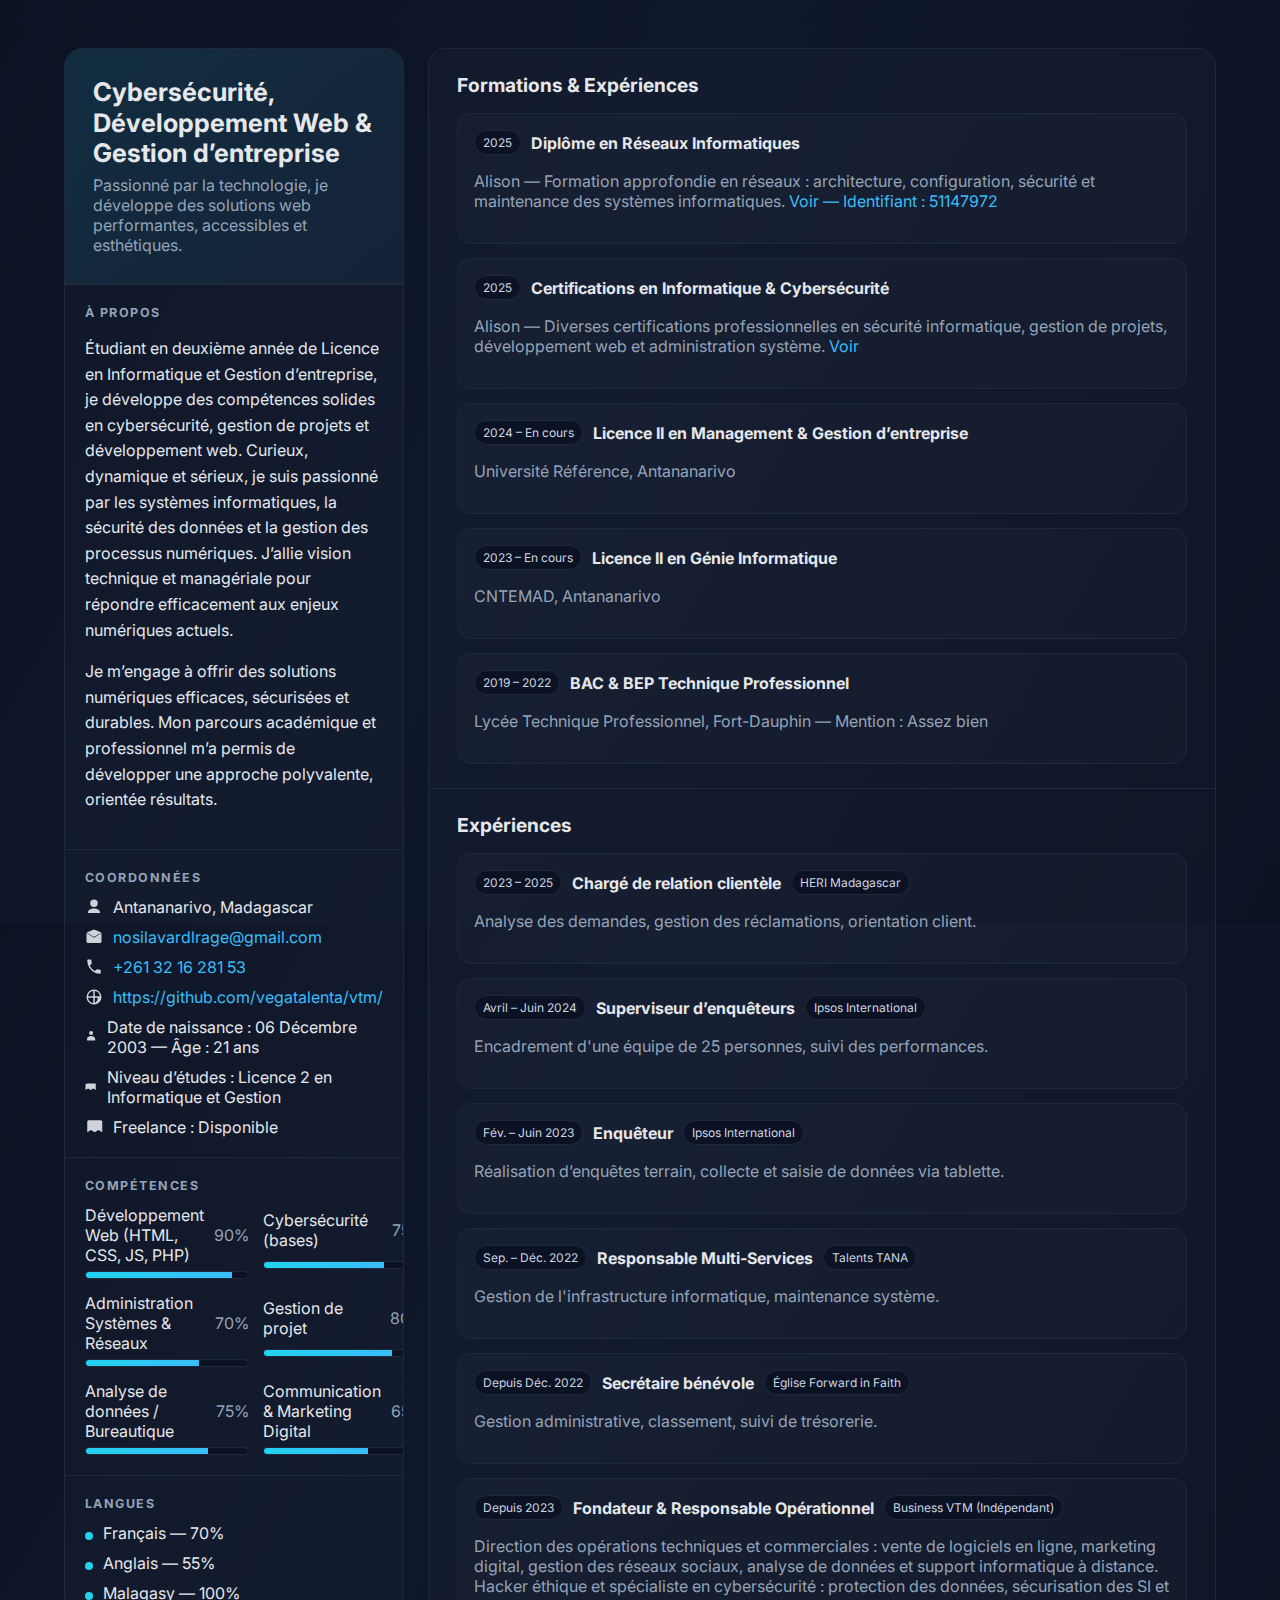
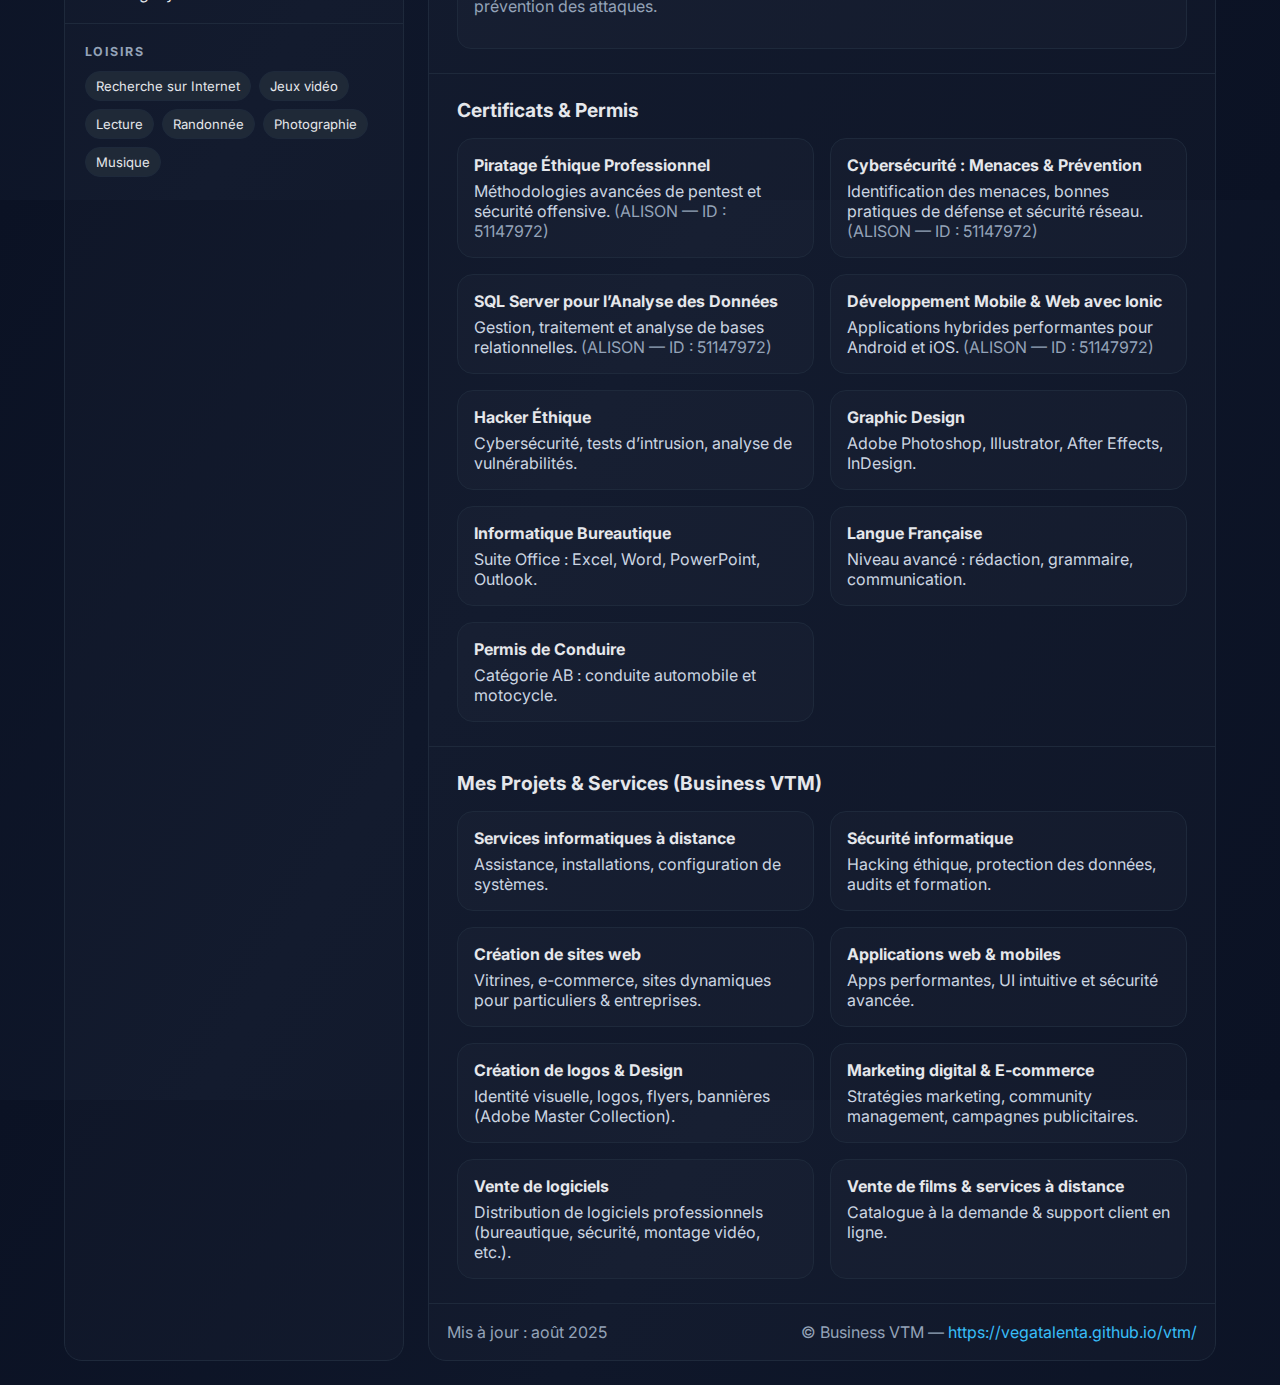
<file: cv.html>
<!DOCTYPE html>
<html lang="fr">
<head>
  <meta charset="UTF-8" />
  <meta name="viewport" content="width=device-width, initial-scale=1" />
  <title>CV – Cybersécurité, Développement Web & Gestion | VTM</title>
  <meta name="description" content="CV professionnel : cybersécurité, développement web, gestion de projet, administration systèmes & réseaux." />
  <link rel="preconnect" href="https://fonts.gstatic.com" crossorigin>
  <link href="https://fonts.googleapis.com/css2?family=Inter:wght@300;400;600;700&display=swap" rel="stylesheet">
  <style>
    :root{
      --bg:#0f172a;        /* slate-900 */
      --panel:#111827;     /* gray-900 */
      --card:#0b1224;      
      --muted:#94a3b8;     /* slate-400 */
      --text:#e5e7eb;      /* gray-200 */
      --acc:#22d3ee;       /* cyan-400 */
      --acc2:#38bdf8;      /* sky-400 */
      --chip:#1f2937;      /* gray-800 */
      --border:#1e293b;    /* slate-800 */
      --ok:#10b981;        /* emerald-500 */
      --warn:#f59e0b;      /* amber-500 */
      --danger:#ef4444;    /* red-500 */
    }
    *{box-sizing:border-box}
    html,body{margin:0;height:100%;background:linear-gradient(120deg,#0b1224,#0f172a 40%,#0b1224);color:var(--text);font-family:Inter,system-ui,Segoe UI,Roboto,Arial,sans-serif}
    a{color:var(--acc2);text-decoration:none}
    a:hover{text-decoration:underline}

    .page{max-width:1200px;margin:24px auto;padding:24px;display:grid;grid-template-columns:340px 1fr;gap:24px}
    .panel{background:rgba(255,255,255,0.02);border:1px solid var(--border);border-radius:18px;overflow:hidden}
    .left{display:flex;flex-direction:column}
    .right{padding:0}

    /* Header */
    .header{padding:28px;background:linear-gradient(135deg,rgba(34,211,238,0.12),rgba(56,189,248,0.05));border-bottom:1px solid var(--border)}
    .avatar{width:108px;height:108px;border-radius:18px;background:#111827;border:2px solid rgba(255,255,255,.08);object-fit:cover}
    .title{margin:0;font-size:1.6rem;line-height:1.2}
    .subtitle{margin:6px 0 0;color:var(--muted)}

    /* Blocks */
    .block{padding:20px;border-top:1px solid var(--border)}
    .block:first-child{border-top:none}
    .h6{letter-spacing:.12em;color:var(--muted);font-weight:700;font-size:.78rem;margin:0 0 12px;text-transform:uppercase}
    .text{color:#e2e8f0;line-height:1.6}

    /* Chips */
    .chips{display:flex;flex-wrap:wrap;gap:8px;margin-top:12px}
    .chip{background:var(--chip);border:1px solid var(--border);padding:6px 10px;border-radius:999px;font-size:.82rem}

    /* List */
    .list{display:grid;gap:10px;margin:0;padding:0;list-style:none}
    .list li{display:flex;gap:10px;align-items:flex-start}
    .list .dot{width:8px;height:8px;border-radius:999px;background:var(--acc);margin-top:9px;flex:0 0 8px}

    /* Contact */
    .contact{display:grid;gap:10px}
    .row{display:flex;gap:10px;align-items:center}
    .ico{width:18px;height:18px;opacity:.9}
    .muted{color:var(--muted)}

    /* Skill bars */
    .skill{display:grid;gap:6px}
    .bar{height:8px;background:#0b1224;border:1px solid var(--border);border-radius:999px;overflow:hidden}
    .bar > span{display:block;height:100%;background:linear-gradient(90deg,var(--acc),var(--acc2));}
    .skill-grid{display:grid;grid-template-columns:1fr 1fr;gap:14px}

    /* Right side */
    .section{padding:24px 28px}
    .section + .section{border-top:1px solid var(--border)}
    .sec-head{display:flex;justify-content:space-between;align-items:center;margin-bottom:16px}
    .sec-title{font-size:1.2rem;margin:0}

    .timeline{display:grid;gap:14px}
    .item{background:rgba(255,255,255,0.02);border:1px solid var(--border);border-radius:14px;padding:16px}
    .it-head{display:flex;gap:10px;flex-wrap:wrap;align-items:center;margin-bottom:6px}
    .badge{font-size:.75rem;padding:4px 8px;border-radius:999px;border:1px solid var(--border);background:#0b1224;color:#cbd5e1}
    .emph{font-weight:700}

    /* Cards (projects/services) */
    .grid{display:grid;grid-template-columns:repeat(2,minmax(0,1fr));gap:16px}
    .card{background:rgba(255,255,255,0.02);border:1px solid var(--border);border-radius:16px;padding:16px}
    .card h4{margin:0 0 6px}
    .card p{margin:0;color:#cbd5e1}

    /* Footer */
    .foot{padding:18px;border-top:1px solid var(--border);display:flex;justify-content:space-between;align-items:center;color:var(--muted)}

    /* Print */
    @media print{
      body{background:#fff;color:#000}
      .page{max-width:100%;margin:0;padding:0;gap:0;grid-template-columns:320px 1fr}
      .panel{border-color:#e5e7eb}
      .header{background:#fff}
      .card,.item{background:#fff;border-color:#e5e7eb}
      a{color:#000;text-decoration:none}
      .foot{display:none}
    }

    @media (max-width: 980px){
      .page{grid-template-columns:1fr}
      .grid{grid-template-columns:1fr}
    }
  </style>
</head>
<body>
  <main class="page">
    <!-- LEFT COLUMN -->
    <aside class="panel left">
      <header class="header">
        <div style="display:flex; gap:16px; align-items:center;">
        
          <div>
            <h1 class="title">Cybersécurité, Développement Web & Gestion d’entreprise</h1>
            <p class="subtitle">Passionné par la technologie, je développe des solutions web performantes, accessibles et esthétiques.</p>
          </div>
        </div>
      </header>

      <section class="block">
        <h3 class="h6">À propos</h3>
        <p class="text">Étudiant en deuxième année de Licence en Informatique et Gestion d’entreprise, je développe des compétences solides en cybersécurité, gestion de projets et développement web. Curieux, dynamique et sérieux, je suis passionné par les systèmes informatiques, la sécurité des données et la gestion des processus numériques. J’allie vision technique et managériale pour répondre efficacement aux enjeux numériques actuels.</p>
        <p class="text" style="margin-top:8px">Je m’engage à offrir des solutions numériques efficaces, sécurisées et durables. Mon parcours académique et professionnel m’a permis de développer une approche polyvalente, orientée résultats.</p>
      </section>

      <section class="block">
        <h3 class="h6">Coordonnées</h3>
        <div class="contact">
          <div class="row"><svg class="ico" viewBox="0 0 24 24" fill="currentColor"><path d="M12 12a5 5 0 100-10 5 5 0 000 10zm0 2c-4.418 0-8 2.239-8 5v1h16v-1c0-2.761-3.582-5-8-5z"/></svg><span>Antananarivo, Madagascar</span></div>
          <div class="row"><svg class="ico" viewBox="0 0 24 24" fill="currentColor"><path d="M12 13L2 6.76V18a2 2 0 002 2h16a2 2 0 002-2V6.76L12 13z"/><path d="M22 6l-10 6L2 6l10-4 10 4z"/></svg><a href="mailto:nosilavardlrage@gmail.com">nosilavardlrage@gmail.com</a></div>
          <div class="row"><svg class="ico" viewBox="0 0 24 24" fill="currentColor"><path d="M6.62 10.79a15.053 15.053 0 006.59 6.59l2.2-2.2a1 1 0 011.02-.24c1.12.37 2.33.57 3.57.57a1 1 0 011 1V20a1 1 0 01-1 1C10.85 21 3 13.15 3 3a1 1 0 011-1h3.5a1 1 0 011 1c0 1.24.2 2.45.57 3.57a1 1 0 01-.24 1.02l-2.2 2.2z"/></svg><a href="tel:+261321628153">+261 32 16 281 53</a></div>
          <div class="row"><svg class="ico" viewBox="0 0 24 24" fill="currentColor"><path d="M12 2a10 10 0 100 20 10 10 0 000-20zm1 17.93V13h3.93A8.001 8.001 0 0113 19.93zM11 4.07V11H4.07A8.001 8.001 0 0111 4.07zM4.07 13H11v6.93A8.001 8.001 0 014.07 13zM13 11V4.07A8.001 8.001 0 0119.93 11H13z"/></svg><a href="https://github.com/vegatalenta/vtm/" target="_blank" rel="noreferrer">https://github.com/vegatalenta/vtm/</a></div>
          <div class="row"><svg class="ico" viewBox="0 0 24 24" fill="currentColor"><path d="M12 8a4 4 0 110-8 4 4 0 010 8zm0 2c-5.33 0-8 2.67-8 6v3h16v-3c0-3.33-2.67-6-8-6z"/></svg><span>Date de naissance&nbsp;: 06 Décembre 2003 — Âge : 21 ans</span></div>
          <div class="row"><svg class="ico" viewBox="0 0 24 24" fill="currentColor"><path d="M3 6a1 1 0 011-1h16a1 1 0 011 1v12l-5-3-5 3-5-3-5 3V6z"/></svg><span>Niveau d’études&nbsp;: Licence 2 en Informatique et Gestion</span></div>
          <div class="row"><svg class="ico" viewBox="0 0 24 24" fill="currentColor"><path d="M5 3a2 2 0 00-2 2v14l5-3 5 3 5-3 5 3V5a2 2 0 00-2-2H5z"/></svg><span>Freelance&nbsp;: Disponible</span></div>
        </div>
      </section>

      <section class="block">
        <h3 class="h6">Compétences</h3>
        <div class="skill-grid">
          <div class="skill"><div class="row" style="justify-content:space-between"><span>Développement Web (HTML, CSS, JS, PHP)</span><span class="muted">90%</span></div><div class="bar"><span style="width:90%"></span></div></div>
          <div class="skill"><div class="row" style="justify-content:space-between"><span>Cybersécurité (bases)</span><span class="muted">75%</span></div><div class="bar"><span style="width:75%"></span></div></div>
          <div class="skill"><div class="row" style="justify-content:space-between"><span>Administration Systèmes & Réseaux</span><span class="muted">70%</span></div><div class="bar"><span style="width:70%"></span></div></div>
          <div class="skill"><div class="row" style="justify-content:space-between"><span>Gestion de projet</span><span class="muted">80%</span></div><div class="bar"><span style="width:80%"></span></div></div>
          <div class="skill"><div class="row" style="justify-content:space-between"><span>Analyse de données / Bureautique</span><span class="muted">75%</span></div><div class="bar"><span style="width:75%"></span></div></div>
          <div class="skill"><div class="row" style="justify-content:space-between"><span>Communication & Marketing Digital</span><span class="muted">65%</span></div><div class="bar"><span style="width:65%"></span></div></div>
        </div>
      </section>

      <section class="block">
        <h3 class="h6">Langues</h3>
        <ul class="list">
          <li><span class="dot"></span> Français — 70%</li>
          <li><span class="dot"></span> Anglais — 55%</li>
          <li><span class="dot"></span> Malagasy — 100%</li>
        </ul>
      </section>

      <section class="block">
        <h3 class="h6">Loisirs</h3>
        <div class="chips">
          <span class="chip">Recherche sur Internet</span>
          <span class="chip">Jeux vidéo</span>
          <span class="chip">Lecture</span>
          <span class="chip">Randonnée</span>
          <span class="chip">Photographie</span>
          <span class="chip">Musique</span>
        </div>
      </section>

    </aside>

    <!-- RIGHT COLUMN -->
    <section class="panel right">
      <div class="section">
        <div class="sec-head">
          <h2 class="sec-title">Formations & Expériences</h2>
        </div>
        <div class="timeline">
          <div class="item">
            <div class="it-head"><span class="badge">2025</span><span class="emph">Diplôme en Réseaux Informatiques</span></div>
            <p class="muted">Alison — Formation approfondie en réseaux : architecture, configuration, sécurité et maintenance des systèmes informatiques. <a href="#">Voir — Identifiant : 51147972</a></p>
          </div>
          <div class="item">
            <div class="it-head"><span class="badge">2025</span><span class="emph">Certifications en Informatique & Cybersécurité</span></div>
            <p class="muted">Alison — Diverses certifications professionnelles en sécurité informatique, gestion de projets, développement web et administration système. <a href="#">Voir</a></p>
          </div>
          <div class="item">
            <div class="it-head"><span class="badge">2024 – En cours</span><span class="emph">Licence II en Management & Gestion d’entreprise</span></div>
            <p class="muted">Université Référence, Antananarivo</p>
          </div>
          <div class="item">
            <div class="it-head"><span class="badge">2023 – En cours</span><span class="emph">Licence II en Génie Informatique</span></div>
            <p class="muted">CNTEMAD, Antananarivo</p>
          </div>
          <div class="item">
            <div class="it-head"><span class="badge">2019 – 2022</span><span class="emph">BAC & BEP Technique Professionnel</span></div>
            <p class="muted">Lycée Technique Professionnel, Fort-Dauphin — Mention : Assez bien</p>
          </div>
        </div>
      </div>

      <div class="section">
        <div class="sec-head">
          <h2 class="sec-title">Expériences</h2>
        </div>
        <div class="timeline">
          <div class="item">
            <div class="it-head"><span class="badge">2023 – 2025</span><span class="emph">Chargé de relation clientèle</span><span class="badge">HERI Madagascar</span></div>
            <p class="muted">Analyse des demandes, gestion des réclamations, orientation client.</p>
          </div>
          <div class="item">
            <div class="it-head"><span class="badge">Avril – Juin 2024</span><span class="emph">Superviseur d’enquêteurs</span><span class="badge">Ipsos International</span></div>
            <p class="muted">Encadrement d'une équipe de 25 personnes, suivi des performances.</p>
          </div>
          <div class="item">
            <div class="it-head"><span class="badge">Fév. – Juin 2023</span><span class="emph">Enquêteur</span><span class="badge">Ipsos International</span></div>
            <p class="muted">Réalisation d’enquêtes terrain, collecte et saisie de données via tablette.</p>
          </div>
          <div class="item">
            <div class="it-head"><span class="badge">Sep. – Déc. 2022</span><span class="emph">Responsable Multi-Services</span><span class="badge">Talents TANA</span></div>
            <p class="muted">Gestion de l'infrastructure informatique, maintenance système.</p>
          </div>
          <div class="item">
            <div class="it-head"><span class="badge">Depuis Déc. 2022</span><span class="emph">Secrétaire bénévole</span><span class="badge">Église Forward in Faith</span></div>
            <p class="muted">Gestion administrative, classement, suivi de trésorerie.</p>
          </div>
          <div class="item">
            <div class="it-head"><span class="badge">Depuis 2023</span><span class="emph">Fondateur & Responsable Opérationnel</span><span class="badge">Business VTM (Indépendant)</span></div>
            <p class="muted">Direction des opérations techniques et commerciales : vente de logiciels en ligne, marketing digital, gestion des réseaux sociaux, analyse de données et support informatique à distance. Hacker éthique et spécialiste en cybersécurité : protection des données, sécurisation des SI et prévention des attaques.</p>
          </div>
        </div>
      </div>

      <div class="section">
        <div class="sec-head">
          <h2 class="sec-title">Certificats & Permis</h2>
        </div>
        <div class="grid">
          <div class="card">
            <h4>Piratage Éthique Professionnel</h4>
            <p>Méthodologies avancées de pentest et sécurité offensive. <span class="muted">(ALISON — ID : 51147972)</span></p>
          </div>
          <div class="card">
            <h4>Cybersécurité : Menaces & Prévention</h4>
            <p>Identification des menaces, bonnes pratiques de défense et sécurité réseau. <span class="muted">(ALISON — ID : 51147972)</span></p>
          </div>
          <div class="card">
            <h4>SQL Server pour l’Analyse des Données</h4>
            <p>Gestion, traitement et analyse de bases relationnelles. <span class="muted">(ALISON — ID : 51147972)</span></p>
          </div>
          <div class="card">
            <h4>Développement Mobile & Web avec Ionic</h4>
            <p>Applications hybrides performantes pour Android et iOS. <span class="muted">(ALISON — ID : 51147972)</span></p>
          </div>
          <div class="card">
            <h4>Hacker Éthique</h4>
            <p>Cybersécurité, tests d’intrusion, analyse de vulnérabilités.</p>
          </div>
          <div class="card">
            <h4>Graphic Design</h4>
            <p>Adobe Photoshop, Illustrator, After Effects, InDesign.</p>
          </div>
          <div class="card">
            <h4>Informatique Bureautique</h4>
            <p>Suite Office : Excel, Word, PowerPoint, Outlook.</p>
          </div>
          <div class="card">
            <h4>Langue Française</h4>
            <p>Niveau avancé : rédaction, grammaire, communication.</p>
          </div>
          <div class="card">
            <h4>Permis de Conduire</h4>
            <p>Catégorie AB : conduite automobile et motocycle.</p>
          </div>
        </div>
      </div>

      <div class="section">
        <div class="sec-head">
          <h2 class="sec-title">Mes Projets & Services (Business VTM)</h2>
        </div>
        <div class="grid">
          <div class="card">
            <h4>Services informatiques à distance</h4>
            <p>Assistance, installations, configuration de systèmes.</p>
          </div>
          <div class="card">
            <h4>Sécurité informatique</h4>
            <p>Hacking éthique, protection des données, audits et formation.</p>
          </div>
          <div class="card">
            <h4>Création de sites web</h4>
            <p>Vitrines, e-commerce, sites dynamiques pour particuliers & entreprises.</p>
          </div>
          <div class="card">
            <h4>Applications web & mobiles</h4>
            <p>Apps performantes, UI intuitive et sécurité avancée.</p>
          </div>
          <div class="card">
            <h4>Création de logos & Design</h4>
            <p>Identité visuelle, logos, flyers, bannières (Adobe Master Collection).</p>
          </div>
          <div class="card">
            <h4>Marketing digital & E‑commerce</h4>
            <p>Stratégies marketing, community management, campagnes publicitaires.</p>
          </div>
          <div class="card">
            <h4>Vente de logiciels</h4>
            <p>Distribution de logiciels professionnels (bureautique, sécurité, montage vidéo, etc.).</p>
          </div>
          <div class="card">
            <h4>Vente de films & services à distance</h4>
            <p>Catalogue à la demande & support client en ligne.</p>
          </div>
        </div>
      </div>

      <div class="foot">
        <span>Mis à jour : août 2025</span>
        <span>© Business VTM — <a href="https://https://vegatalenta.github.io/vtm/" target="_blank" rel="noreferrer">https://vegatalenta.github.io/vtm/</a></span>
      </div>
    </section>
  </main>
</body>
</html>
</file>
